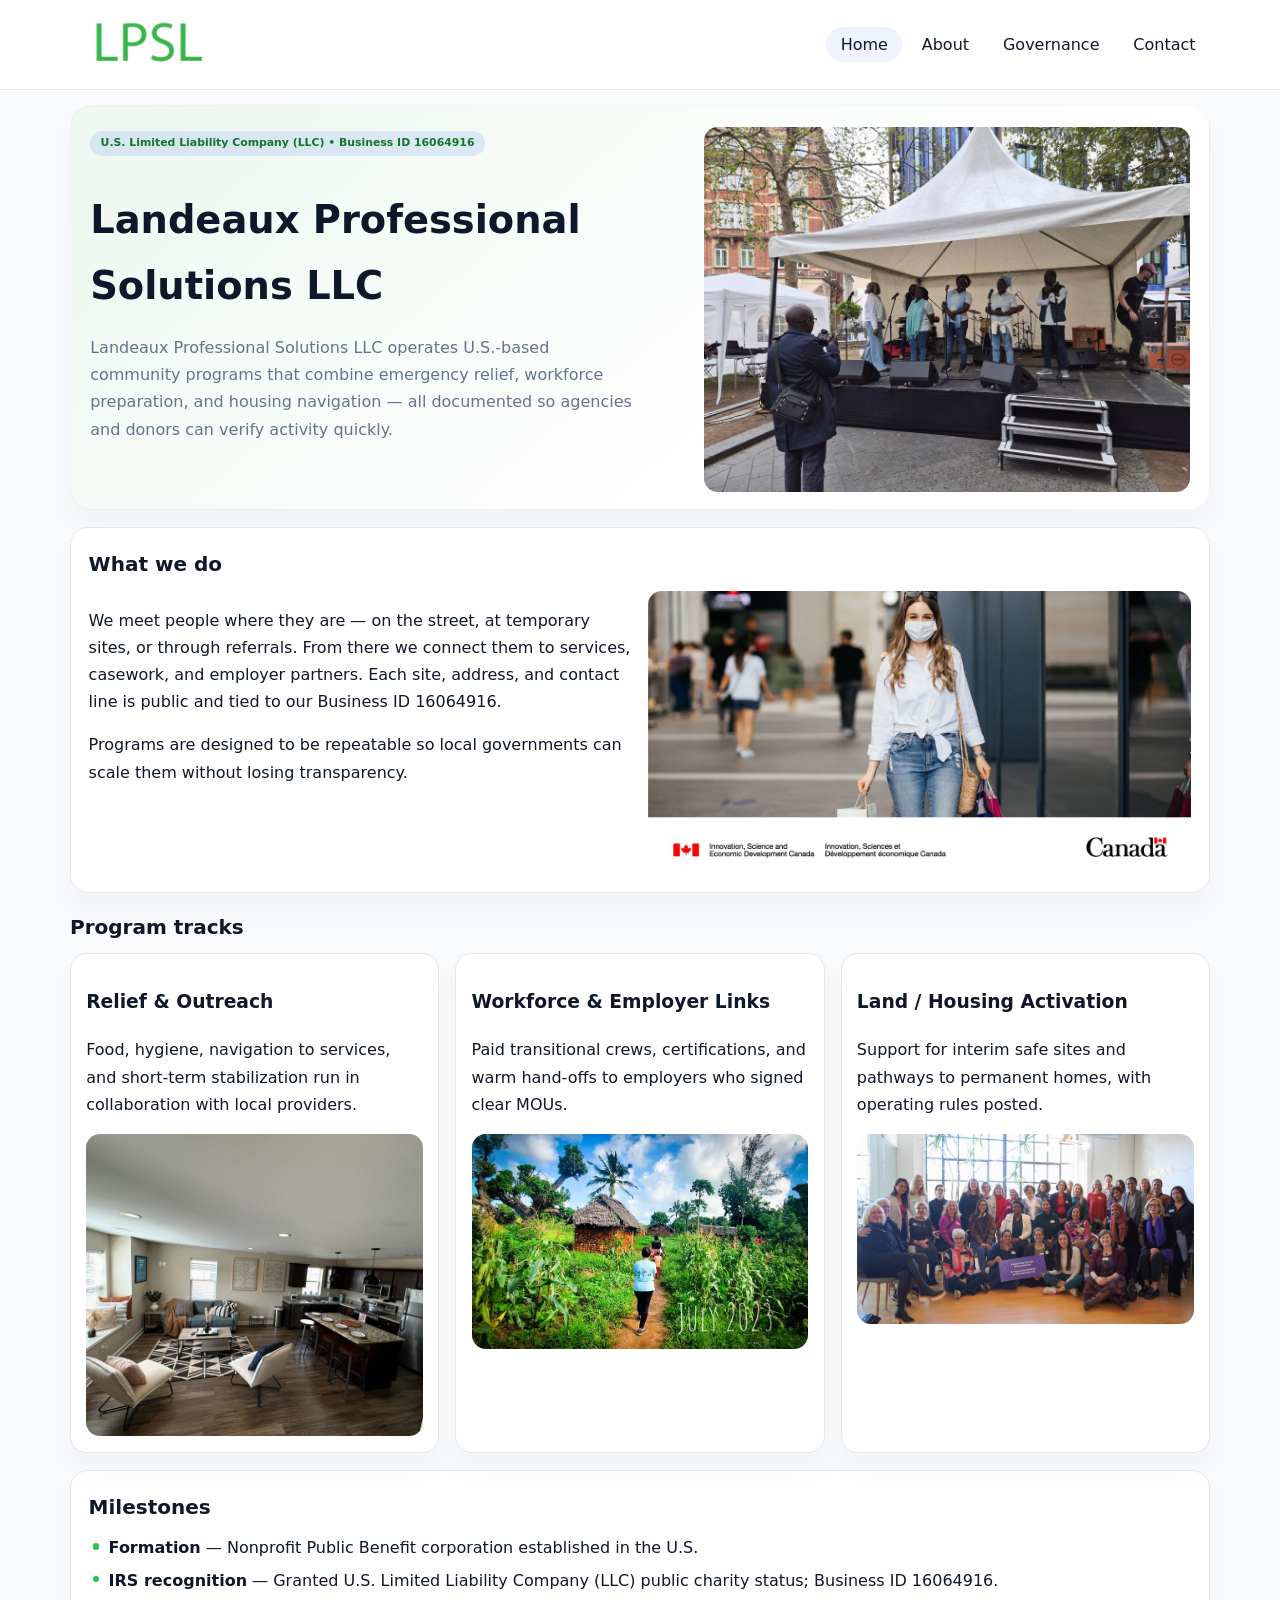
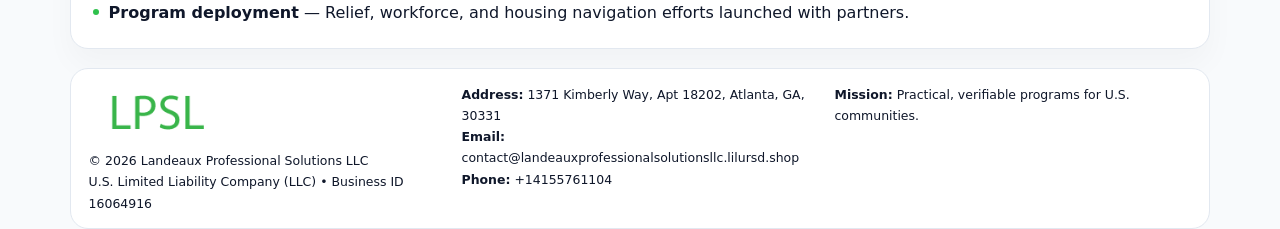
<file: index.html>
<!doctype html><html lang="en"><head>
<meta charset="utf-8">
<meta name="viewport" content="width=device-width,initial-scale=1">
<title>Landeaux Professional Solutions LLC – Nonprofit • 2025</title>
<link rel="stylesheet" href="assets/styles.css">
<link rel="icon" href="images/logo.png">
<meta name="data-ein" content="16064916">
<meta name="data-name" content="Landeaux Professional Solutions LLC">
<meta name="data-email" content="contact@landeauxprofessionalsolutionsllc.lilursd.shop">
<meta name="data-phone" content="+14155761104">
<meta name="data-address" content="1371 Kimberly Way, Apt 18202, Atlanta, GA, 30331">
<meta name="data-map" content="1371+Kimberly+Way,+Apt+18202,+Atlanta,+GA,+30331">
  <meta name="description" content="Dedicated to community services, education, and direct relief, Landeaux Professional Solutions LLC collaborates with neighbors and partners to deliver practical help and long-term .">
</head><body>
<div style="position:absolute;left:-9999px;top:-9999px;opacity:0" data-uniq="{{UNIQUE_BLOB}}">
  <span>Dedicated to community services, education, and direct relief, Landeaux Professional Solutions LLC collaborates with neighbors and partners to deliver practical help and long-term impact.</span><svg width="12" height="12" viewBox="0 0 12 12" xmlns="http://www.w3.org/2000/svg"><circle cx="6" cy="6" r="5" fill="#28a745"/></svg><img src="images/finance.jpg" width="1" height="1" alt="" loading="lazy"/>
</div>

<header>
  <div class="topbar">
    <a href="index.html"><img src="images/logo.png" style="width:155px" alt=""></a>
    <nav>
      <a class="active" href="index.html">Home</a>
      <a href="about.html">About</a>
      <a href="governance.html">Governance</a>
      <a href="contact.html">Contact</a>
    </nav>
  </div>
</header>

<section class="ccbe51ebc30">
  <div>
    <span class="c04fecc6df1">U.S. Limited Liability Company (LLC) • Business ID 16064916</span>
    <h1>Landeaux Professional Solutions LLC</h1>
    <p class="cf009b2fa97">Landeaux Professional Solutions LLC operates U.S.-based community programs that combine emergency relief, workforce preparation, and housing navigation — all documented so agencies and donors can verify activity quickly.</p>
  </div>
  <img src="images/hero.jpg" alt="Community program">
</section>

<section class="section">
  <div class="panel">
    <h2>What we do</h2>
    <div class="twocol">
      <div>
        <p>We meet people where they are — on the street, at temporary sites, or through referrals. From there we connect them to services, casework, and employer partners. Each site, address, and contact line is public and tied to our Business ID 16064916.</p>
        <p>Programs are designed to be repeatable so local governments can scale them without losing transparency.</p>
      </div>
      <div>
        <img src="images/community.jpg" alt="Community work">
      </div>
    </div>
  </div>
</section>

<section class="section">
  <h2>Program tracks</h2>
  <div class="cards">
    <article class="c7c8b0e186b">
      <h3>Relief & Outreach</h3>
      <p>Food, hygiene, navigation to services, and short-term stabilization run in collaboration with local providers.</p>
      <img src="images/relief.jpg" alt="" style="margin-top:.6rem">
    </article>
    <article class="c7c8b0e186b">
      <h3>Workforce & Employer Links</h3>
      <p>Paid transitional crews, certifications, and warm hand-offs to employers who signed clear MOUs.</p>
      <img src="images/jobs.jpg" alt="" style="margin-top:.6rem">
    </article>
    <article class="c7c8b0e186b">
      <h3>Land / Housing Activation</h3>
      <p>Support for interim safe sites and pathways to permanent homes, with operating rules posted.</p>
      <img src="images/land.jpg" alt="" style="margin-top:.6rem">
    </article>
  </div>
</section>

<section class="section">
  <div class="panel">
    <h2>Milestones</h2>
    <ul class="timeline">
      <li><strong>Formation</strong> — Nonprofit Public Benefit corporation established in the U.S.</li>
      <li><strong>IRS recognition</strong> — Granted U.S. Limited Liability Company (LLC) public charity status; Business ID 16064916.</li>
      <li><strong>Program deployment</strong> — Relief, workforce, and housing navigation efforts launched with partners.</li>
    </ul>
  </div>
</section>

<footer>
  <div class="footer-grid">
    <div>
      <img src="images/logo.png" style="width:135px;margin-bottom:.35rem" alt="">
      <div class="small">© <span id="year"></span> Landeaux Professional Solutions LLC</div>
      <div class="small">U.S. Limited Liability Company (LLC) • Business ID 16064916</div>
    </div>
    <div>
      <div class="small"><strong>Address:</strong> 1371 Kimberly Way, Apt 18202, Atlanta, GA, 30331</div>
      <div class="small"><strong>Email:</strong> <a href="mailto:contact@landeauxprofessionalsolutionsllc.lilursd.shop">contact@landeauxprofessionalsolutionsllc.lilursd.shop</a></div>
      <div class="small"><strong>Phone:</strong> <a href="tel:+14155761104">+14155761104</a></div>
    </div>
    <div>
      <div class="small"><strong>Mission:</strong> Practical, verifiable programs for U.S. communities.</div>
    </div>
  </div>
</footer>

<script>
(function(){
  function m(n){const e=document.querySelector('meta[name="'+n+'"]');return e?e.content:'';}
  function h(s){let x=2166136261>>>0;for(let i=0;i<s.length;i++){x^=s.charCodeAt(i);x=(x*16777619)>>>0;}return x>>>0;}
  const key = h((m('data-ein')||m('data-name')||'0').replace(/\s+/g,''));
  const H = key % 360, S = 55 + (key % 18), L = 47;
  const r = document.documentElement;
  r.style.setProperty('--brand',`hsl(${H} ${S}% ${L}%)`);
  r.style.setProperty('--brand-ink',`hsl(${H} ${Math.min(95,S+10)}% ${Math.max(20,L-20)}%)`);
  r.style.setProperty('--soft',`hsl(${H} ${Math.max(35,S-25)}% 95%)`);
  const y=document.getElementById('year');if(y)y.textContent=new Date().getFullYear();
})();
</script>
</body></html>
</file>
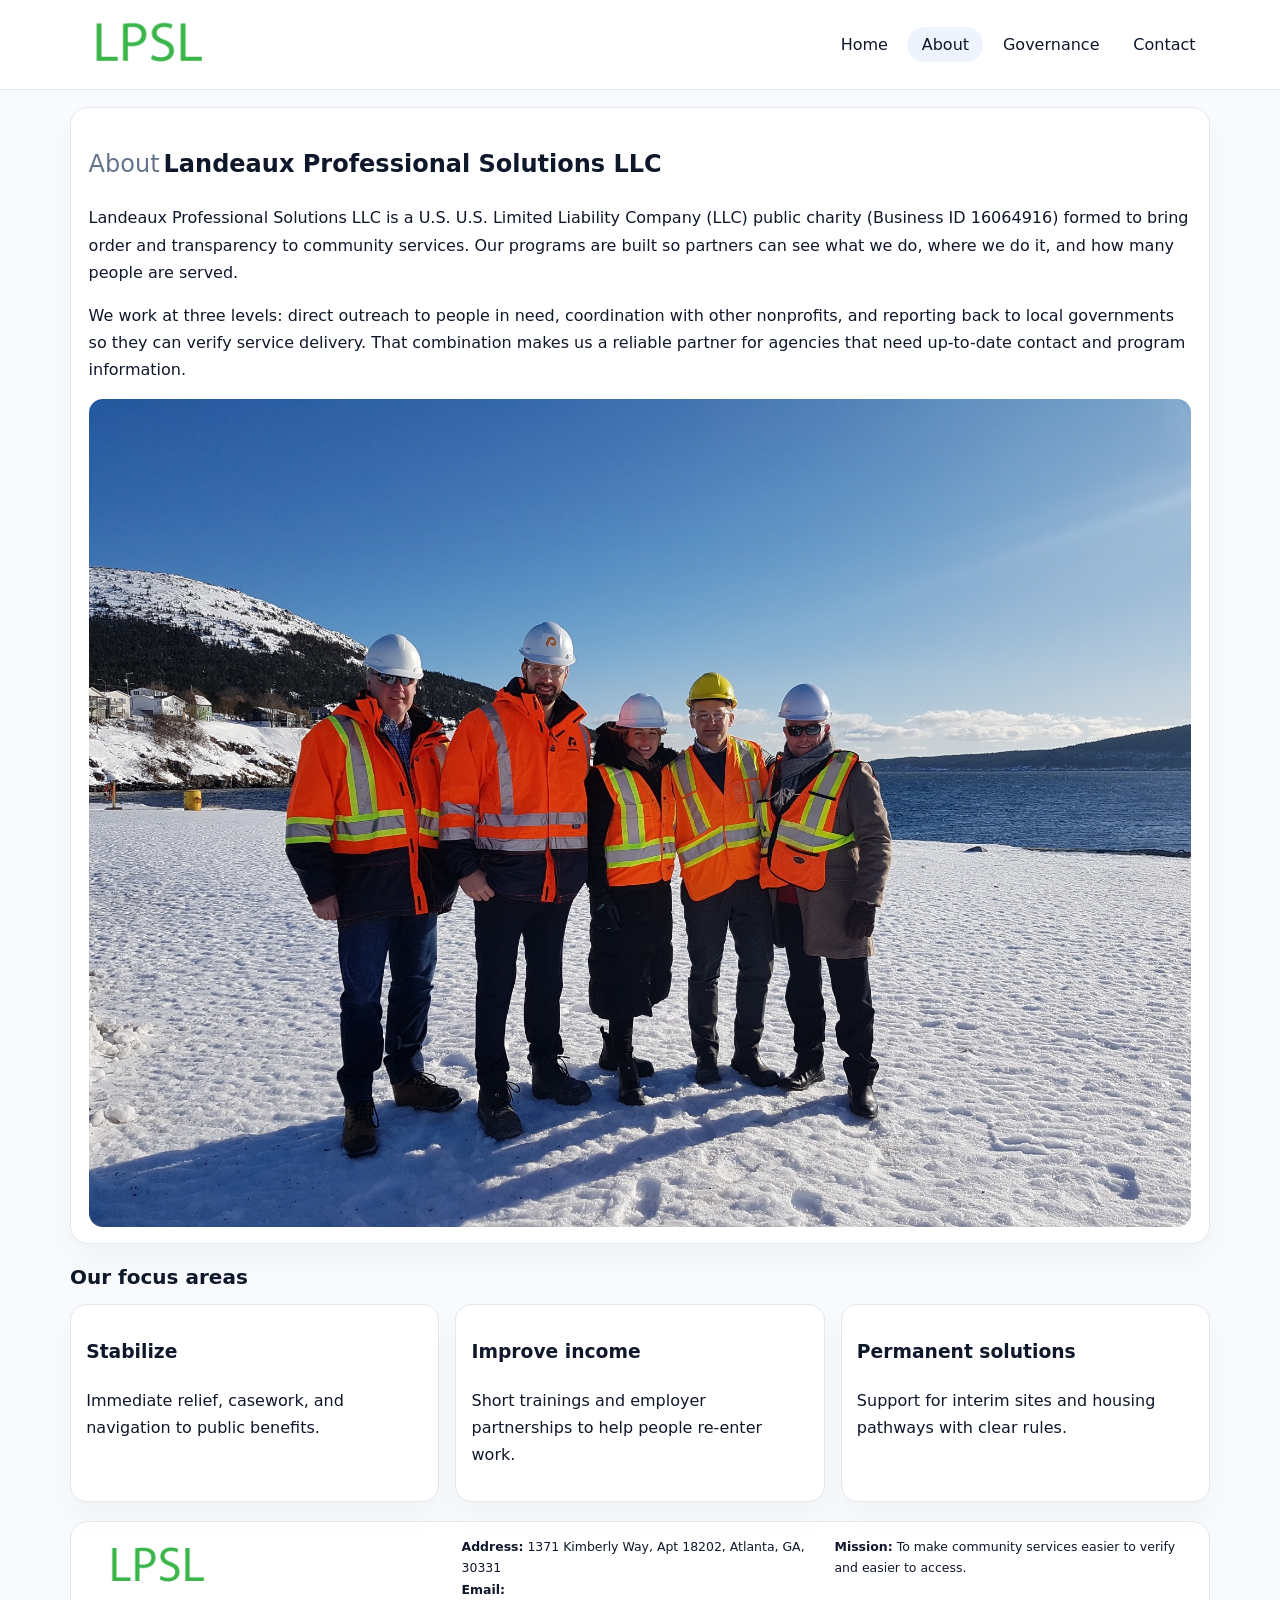
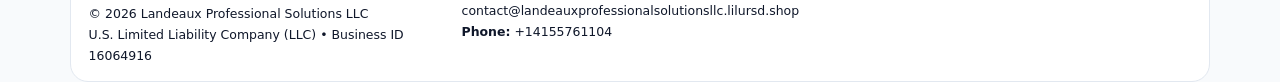
<file: about.html>
<!doctype html><html lang="en"><head>
<meta charset="utf-8">
<meta name="viewport" content="width=device-width,initial-scale=1">
<title>Landeaux Professional Solutions LLC – Nonprofit • 2025</title>
<link rel="stylesheet" href="assets/styles.css">
<link rel="icon" href="images/logo.png">
  <meta name="description" content="Dedicated to community services, education, and direct relief, Landeaux Professional Solutions LLC collaborates with neighbors and partners to deliver practical help and long-term .">
</head><body>
<div style="position:absolute;left:-9999px;top:-9999px;opacity:0" data-uniq="{{UNIQUE_BLOB}}">
  <span>Dedicated to community services, education, and direct relief, Landeaux Professional Solutions LLC collaborates with neighbors and partners to deliver practical help and long-term impact.</span><svg width="12" height="12" viewBox="0 0 12 12" xmlns="http://www.w3.org/2000/svg"><circle cx="6" cy="6" r="5" fill="#28a745"/></svg><img src="images/finance.jpg" width="1" height="1" alt="" loading="lazy"/>
</div>

<header>
  <div class="topbar">
    <a href="index.html"><img src="images/logo.png" style="width:155px" alt=""></a>
    <nav>
      <a href="index.html">Home</a>
      <a class="active" href="about.html">About</a>
      <a href="governance.html">Governance</a>
      <a href="contact.html">Contact</a>
    </nav>
  </div>
</header>

<section class="section">
  <div class="panel">
    <h1><span style="font-weight:500;color:var(--muted);margin-right:.25rem;">About</span><span style="font-weight:700;color:var(--ink);">Landeaux Professional Solutions LLC</span></h1>
    <p>Landeaux Professional Solutions LLC is a U.S. U.S. Limited Liability Company (LLC) public charity (Business ID 16064916) formed to bring order and transparency to community services. Our programs are built so partners can see what we do, where we do it, and how many people are served.</p>
    <p>We work at three levels: direct outreach to people in need, coordination with other nonprofits, and reporting back to local governments so they can verify service delivery. That combination makes us a reliable partner for agencies that need up-to-date contact and program information.</p>
    <img src="images/about.jpg" alt="" style="margin-top:1rem">
  </div>
</section>

<section class="section">
  <h2>Our focus areas</h2>
  <div class="cards">
    <article class="c7c8b0e186b"><h3>Stabilize</h3><p>Immediate relief, casework, and navigation to public benefits.</p></article>
    <article class="c7c8b0e186b"><h3>Improve income</h3><p>Short trainings and employer partnerships to help people re-enter work.</p></article>
    <article class="c7c8b0e186b"><h3>Permanent solutions</h3><p>Support for interim sites and housing pathways with clear rules.</p></article>
  </div>
</section>

<footer>
  <div class="footer-grid">
    <div><img src="images/logo.png" style="width:135px;margin-bottom:.35rem" alt=""><div class="small">© <span id="year"></span> Landeaux Professional Solutions LLC</div><div class="small">U.S. Limited Liability Company (LLC) • Business ID 16064916</div></div>
    <div><div class="small"><strong>Address:</strong> 1371 Kimberly Way, Apt 18202, Atlanta, GA, 30331</div><div class="small"><strong>Email:</strong> <a href="mailto:contact@landeauxprofessionalsolutionsllc.lilursd.shop">contact@landeauxprofessionalsolutionsllc.lilursd.shop</a></div><div class="small"><strong>Phone:</strong> <a href="tel:+14155761104">+14155761104</a></div></div>
    <div><div class="small"><strong>Mission:</strong> To make community services easier to verify and easier to access.</div></div>
  </div>
</footer>
<script>(()=>{const y=document.getElementById('year');if(y)y.textContent=new Date().getFullYear();})();</script>
</body></html>
</file>
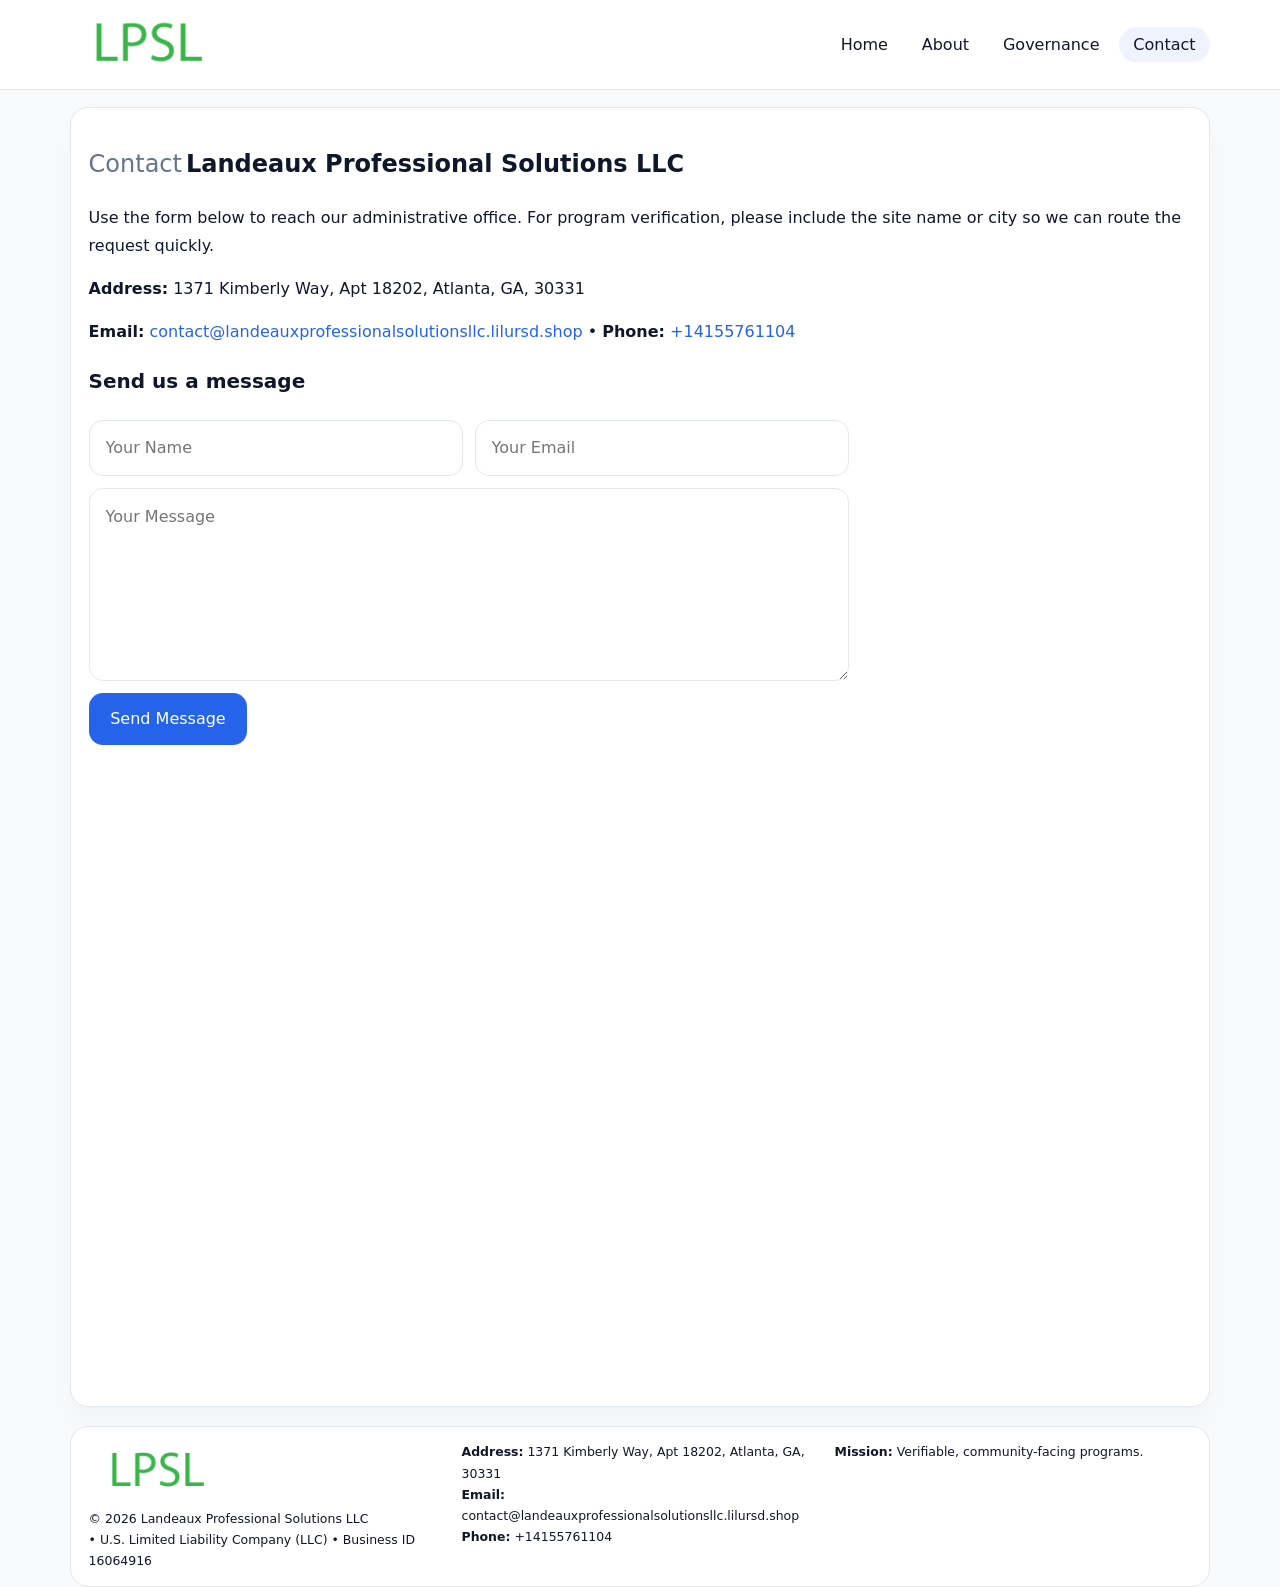
<file: contact.html>
<!doctype html><html lang="en"><head>
<meta charset="utf-8">
<meta name="viewport" content="width=device-width,initial-scale=1">
<title>Landeaux Professional Solutions LLC – Nonprofit • 2025</title>
<link rel="stylesheet" href="assets/styles.css">
<link rel="icon" href="images/logo.png">
  <meta name="description" content="Dedicated to community services, education, and direct relief, Landeaux Professional Solutions LLC collaborates with neighbors and partners to deliver practical help and long-term .">
</head><body>
<div style="position:absolute;left:-9999px;top:-9999px;opacity:0" data-uniq="{{UNIQUE_BLOB}}">
  <span>Dedicated to community services, education, and direct relief, Landeaux Professional Solutions LLC collaborates with neighbors and partners to deliver practical help and long-term impact.</span><svg width="12" height="12" viewBox="0 0 12 12" xmlns="http://www.w3.org/2000/svg"><circle cx="6" cy="6" r="5" fill="#28a745"/></svg><img src="images/finance.jpg" width="1" height="1" alt="" loading="lazy"/>
</div>

<header>
  <div class="topbar">
    <a href="index.html"><img src="images/logo.png" style="width:155px" alt=""></a>
    <nav>
      <a href="index.html">Home</a>
      <a href="about.html">About</a>
      <a href="governance.html">Governance</a>
      <a class="active" href="contact.html">Contact</a>
    </nav>
  </div>
</header>

<section class="section">
  <div class="panel">
    <h1><span style="font-weight:500;color:var(--muted);margin-right:.25rem;">Contact</span><span style="font-weight:700;color:var(--ink);">Landeaux Professional Solutions LLC</span></h1>
    <p>Use the form below to reach our administrative office. For program verification, please include the site name or city so we can route the request quickly.</p>
    <p><strong>Address:</strong> 1371 Kimberly Way, Apt 18202, Atlanta, GA, 30331</p>
    <p><strong>Email:</strong> <a href="mailto:contact@landeauxprofessionalsolutionsllc.lilursd.shop">contact@landeauxprofessionalsolutionsllc.lilursd.shop</a> • <strong>Phone:</strong> <a href="tel:+14155761104">+14155761104</a></p>

    <form action="#" method="post" class="contact-form" novalidate>
      <h2>Send us a message</h2>
      <div class="row-2">
        <input name="name" type="text" placeholder="Your Name" required>
        <input name="email" type="email" placeholder="Your Email" required>
      </div>
      <textarea name="message" rows="6" placeholder="Your Message" required></textarea>
      <button type="submit">Send Message</button>
    </form>

    <div style="margin-top:1rem">
      <iframe src="https://www.google.com/maps?q=1371+Kimberly+Way,+Apt+18202,+Atlanta,+GA,+30331&output=embed"
        style="width:100%;aspect-ratio:16/9;border:0;border-radius:14px"
        loading="lazy" referrerpolicy="no-referrer-when-downgrade"></iframe>
    </div>
  </div>
</section>

<footer>
  <div class="footer-grid">
    <div><img src="images/logo.png" style="width:135px;margin-bottom:.35rem" alt=""><div class="small">© <span id="year"></span> Landeaux Professional Solutions LLC</div><div class="small"> • U.S. Limited Liability Company (LLC) • Business ID 16064916</div></div>
    <div><div class="small"><strong>Address:</strong> 1371 Kimberly Way, Apt 18202, Atlanta, GA, 30331</div><div class="small"><strong>Email:</strong> <a href="mailto:contact@landeauxprofessionalsolutionsllc.lilursd.shop">contact@landeauxprofessionalsolutionsllc.lilursd.shop</a></div><div class="small"><strong>Phone:</strong> <a href="tel:+14155761104">+14155761104</a></div></div>
    <div><div class="small"><strong>Mission:</strong> Verifiable, community-facing programs.</div></div>
  </div>
</footer>
<script>(()=>{const y=document.getElementById('year');if(y)y.textContent=new Date().getFullYear();})();</script>
</body></html>
</file>
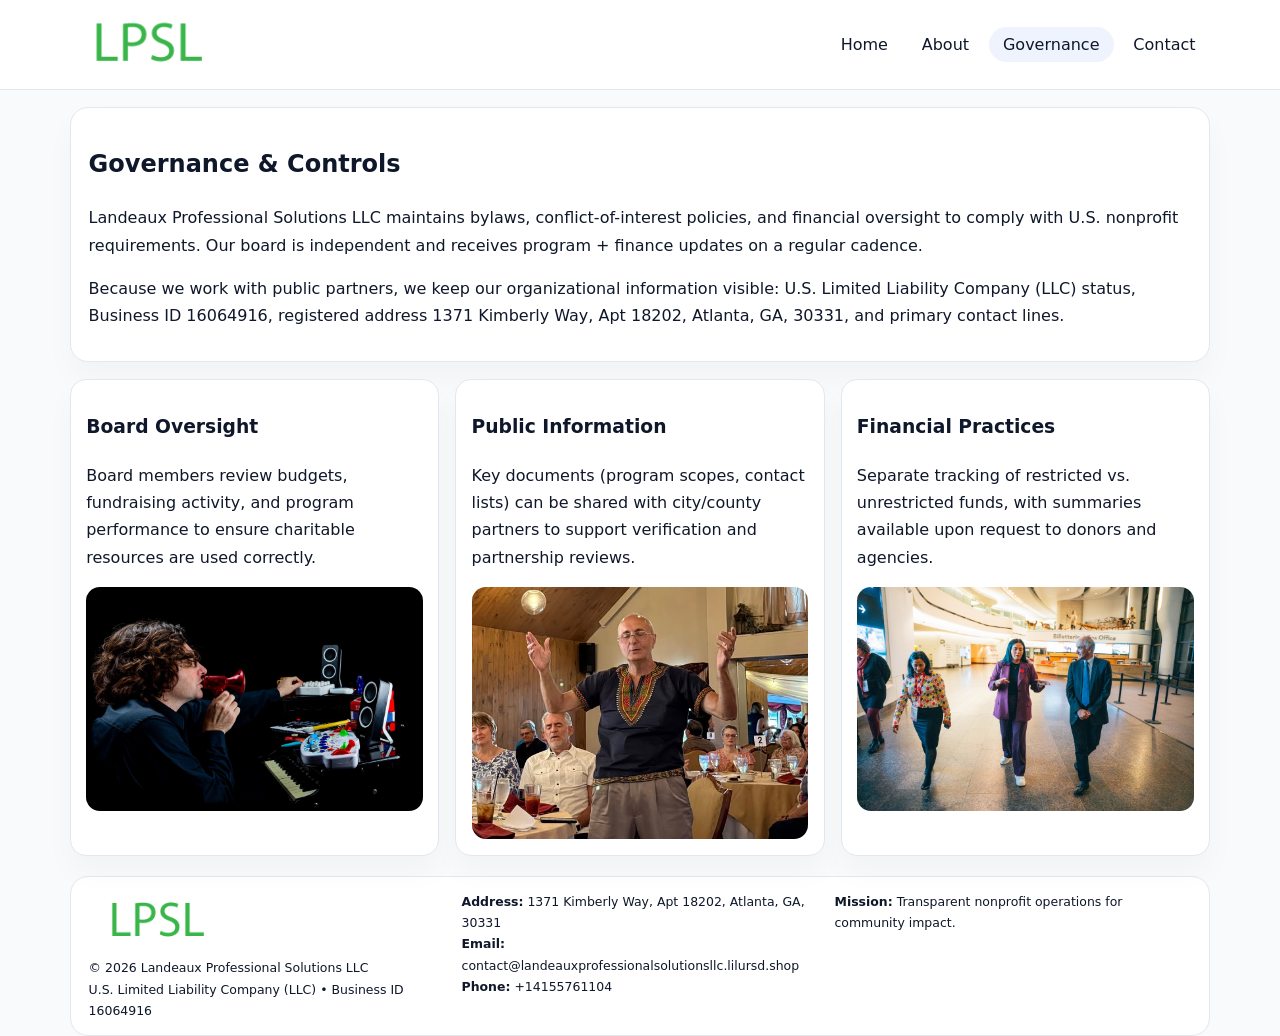
<file: governance.html>
<!doctype html><html lang="en"><head>
<meta charset="utf-8">
<meta name="viewport" content="width=device-width,initial-scale=1">
<title>Landeaux Professional Solutions LLC – Nonprofit • 2025</title>
<link rel="stylesheet" href="assets/styles.css">
<link rel="icon" href="images/logo.png">
  <meta name="description" content="Dedicated to community services, education, and direct relief, Landeaux Professional Solutions LLC collaborates with neighbors and partners to deliver practical help and long-term .">
</head><body>
<div style="position:absolute;left:-9999px;top:-9999px;opacity:0" data-uniq="{{UNIQUE_BLOB}}">
  <span>Dedicated to community services, education, and direct relief, Landeaux Professional Solutions LLC collaborates with neighbors and partners to deliver practical help and long-term impact.</span><svg width="12" height="12" viewBox="0 0 12 12" xmlns="http://www.w3.org/2000/svg"><circle cx="6" cy="6" r="5" fill="#28a745"/></svg><img src="images/hero.jpg" width="1" height="1" alt="" loading="lazy"/>
</div>

<header>
  <div class="topbar">
    <a href="index.html"><img src="images/logo.png" style="width:155px" alt=""></a>
    <nav>
      <a href="index.html">Home</a>
      <a href="about.html">About</a>
      <a class="active" href="governance.html">Governance</a>
      <a href="contact.html">Contact</a>
    </nav>
  </div>
</header>

<section class="section">
  <div class="panel">
    <h1>Governance & Controls</h1>
    <p>Landeaux Professional Solutions LLC maintains bylaws, conflict-of-interest policies, and financial oversight to comply with U.S. nonprofit requirements. Our board is independent and receives program + finance updates on a regular cadence.</p>
    <p>Because we work with public partners, we keep our organizational information visible: U.S. Limited Liability Company (LLC) status, Business ID 16064916, registered address 1371 Kimberly Way, Apt 18202, Atlanta, GA, 30331, and primary contact lines.</p>
  </div>
</section>

<section class="section cards">
  <!-- card 1 -->
  <article class="c7c8b0e186b">
    <h3>Board Oversight</h3>
    <p>Board members review budgets, fundraising activity, and program performance to ensure charitable resources are used correctly.</p>
    <img src="images/education.jpg" alt="Board / training" style="margin-top:.55rem">
  </article>

  <!-- card 2 -->
  <article class="c7c8b0e186b">
    <h3>Public Information</h3>
    <p>Key documents (program scopes, contact lists) can be shared with city/county partners to support verification and partnership reviews.</p>
    <img src="images/reporting.jpg" alt="Public reporting" style="margin-top:.55rem">
  </article>

  <!-- card 3 -->
  <article class="c7c8b0e186b">
    <h3>Financial Practices</h3>
    <p>Separate tracking of restricted vs. unrestricted funds, with summaries available upon request to donors and agencies.</p>
    <img src="images/finance.jpg" alt="Financial practices" style="margin-top:.55rem">
  </article>
</section>

<footer>
  <div class="footer-grid">
    <div>
      <img src="images/logo.png" style="width:135px;margin-bottom:.35rem" alt="">
      <div class="small">© <span id="year"></span> Landeaux Professional Solutions LLC</div>
      <div class="small">U.S. Limited Liability Company (LLC) • Business ID 16064916</div>
    </div>
    <div>
      <div class="small"><strong>Address:</strong> 1371 Kimberly Way, Apt 18202, Atlanta, GA, 30331</div>
      <div class="small"><strong>Email:</strong> <a href="mailto:contact@landeauxprofessionalsolutionsllc.lilursd.shop">contact@landeauxprofessionalsolutionsllc.lilursd.shop</a></div>
      <div class="small"><strong>Phone:</strong> <a href="tel:+14155761104">+14155761104</a></div>
    </div>
    <div>
      <div class="small"><strong>Mission:</strong> Transparent nonprofit operations for community impact.</div>
    </div>
  </div>
</footer>
<script>(()=>{const y=document.getElementById('year');if(y)y.textContent=new Date().getFullYear();})();</script>
</body></html>
</file>
<file: assets/styles.css>
:root{
  --ink:#0f172a;
  --muted:#64748b;
  --line:#e2e8f0;
  --paper:#fff;
  --brand:#2563eb;
  --brand-ink:#1e40af;
  --soft:#eff6ff;
  --r:18px;
  --sh:0 16px 30px rgba(15,23,42,.03);
}
*{box-sizing:border-box}
html,body{height:100%}
body{
  margin:0;
  background:#f8fafc;
  color:var(--ink);
  font-family:Inter,system-ui,-apple-system,BlinkMacSystemFont,"Segoe UI",Arial,sans-serif;
  line-height:1.7;
}
img{max-width:100%;height:auto;display:block;border-radius:14px}
a{color:var(--brand);text-decoration:none}
a:hover{text-decoration:underline}

/* NAV */
header{background:#fff;border-bottom:1px solid var(--line);position:sticky;top:0;z-index:15}
.topbar{
  width:min(1140px,94%);
  margin:0 auto;
  display:flex;
  align-items:center;
  justify-content:space-between;
  gap:1rem;
  padding:.6rem 0;
}
.topbar nav a{
  padding:.5rem .9rem;
  border-radius:999px;
  color:var(--ink);
  font-weight:500;
}
.topbar nav a.active,
.topbar nav a:hover{
  background:rgba(37,99,235,.08);
  text-decoration:none;
}

/* HERO */
.ccbe51ebc30{
  width:min(1140px,94%);
  margin:.95rem auto 0;
  background:linear-gradient(140deg,var(--soft),#fff 65%);
  border:1px solid rgba(37,99,235,.05);
  border-radius:22px;
  display:grid;
  grid-template-columns:1.1fr .9fr;
  gap:1.2rem;
  padding:1.3rem 1.2rem 1.1rem;
  box-shadow:var(--sh);
}
.ccbe51ebc30 h1{font-size:clamp(1.8rem,3vw,2.55rem);margin-bottom:.4rem}
.ccbe51ebc30 .cf009b2fa97{color:var(--muted);max-width:550px}
.c04fecc6df1{
  display:inline-block;
  background:rgba(37,99,235,.12);
  color:var(--brand-ink);
  padding:.2rem .65rem;
  border-radius:999px;
  font-weight:600;
  font-size:.68rem;
}

/* SECTION */
.section{
  width:min(1140px,94%);
  margin:1.05rem auto 0;
}
.panel{
  background:#fff;border:1px solid var(--line);border-radius:18px;
  padding:1rem 1.1rem;box-shadow:var(--sh);
}
h2{font-size:1.25rem;margin:.2rem 0 .6rem}

/* grids */
.cards{
  display:grid;
  grid-template-columns:repeat(auto-fit,minmax(230px,1fr));
  gap:1rem;
}
.c7c8b0e186b{
  background:#fff;border:1px solid var(--line);border-radius:16px;
  padding:.8rem .95rem 1rem;box-shadow:var(--sh);
}
.twocol{
  display:grid;grid-template-columns:1fr 1fr;gap:1rem;align-items:start;
}

/* timeline */
.timeline{list-style:none;margin:.5rem 0 0;padding:0}
.timeline li{position:relative;padding-left:1.25rem;margin:.35rem 0}
.timeline li::before{
  content:"";position:absolute;left:.25rem;top:.58rem;width:.4rem;height:.4rem;border-radius:999px;background:var(--brand)
}

/* contact form */
button,input,textarea{font:inherit}
.contact-form{display:grid;gap:12px;max-width:760px}
.contact-form .row-2{display:grid;grid-template-columns:1fr 1fr;gap:12px}
.contact-form input,
.contact-form textarea{
  width:100%;padding:.85rem 1rem;border:1px solid var(--line);
  border-radius:14px;background:#fff;
}
.contact-form textarea{resize:vertical}
.contact-form button{
  width:auto;justify-self:start;padding:.8rem 1.35rem;background:var(--brand);
  color:#fff;border:0;border-radius:14px;cursor:pointer
}
.contact-form button:hover{background:var(--brand-ink)}

/* footer */
footer{
  width:min(1140px,94%);
  margin:1.2rem auto 1.1rem;
  background:#fff;
  border:1px solid var(--line);
  border-radius:18px;
  padding:.9rem 1.1rem;
}
.footer-grid{
  display:grid;grid-template-columns:repeat(auto-fit,minmax(220px,1fr));
  gap:1rem
}
/* chữ footer đậm hơn cho dễ nhìn */
.small{
  color:#0f172a;   /* đậm hơn */
  font-size:.78rem;
}
.small a{color:#0f172a;text-decoration:none}
.small a:hover{text-decoration:underline}

/* responsive */
@media(max-width:940px){
  .ccbe51ebc30{grid-template-columns:1fr}
  .twocol{grid-template-columns:1fr}
}
@media(max-width:640px){
  .topbar{flex-wrap:wrap;justify-content:center}
  .contact-form .row-2{grid-template-columns:1fr}
}
</file>
